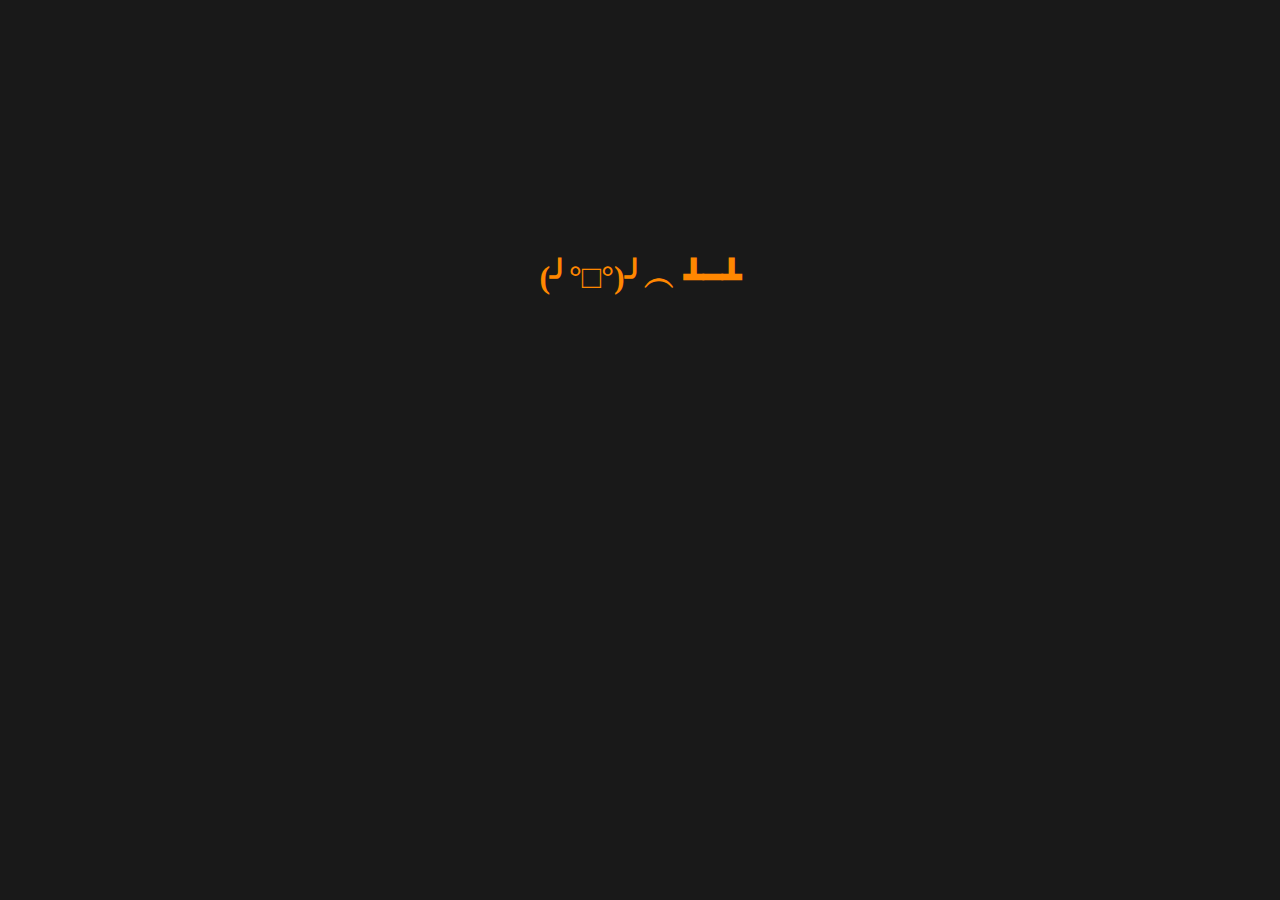
<file: index.html>
<!DOCTYPE html>
<html lang="en">
<head>
    <meta charset="UTF-8">
    <meta http-equiv="X-UA-Compatible" content="IE=edge">
    <meta name="viewport" content="width=device-width, initial-scale=1.0">
    <title>(╯°□°)╯︵ ┻━┻</title>
</head>
<body style="background-color: rgb(25,25,25);">
    <div style="display:flex; justify-content: center; align-items: center; width:100%; height: 60vh">
        <h1 style="color: rgb(255,135,0);">(╯°□°)╯︵ ┻━┻</h1>
    </div>
</body>
</html>
</file>
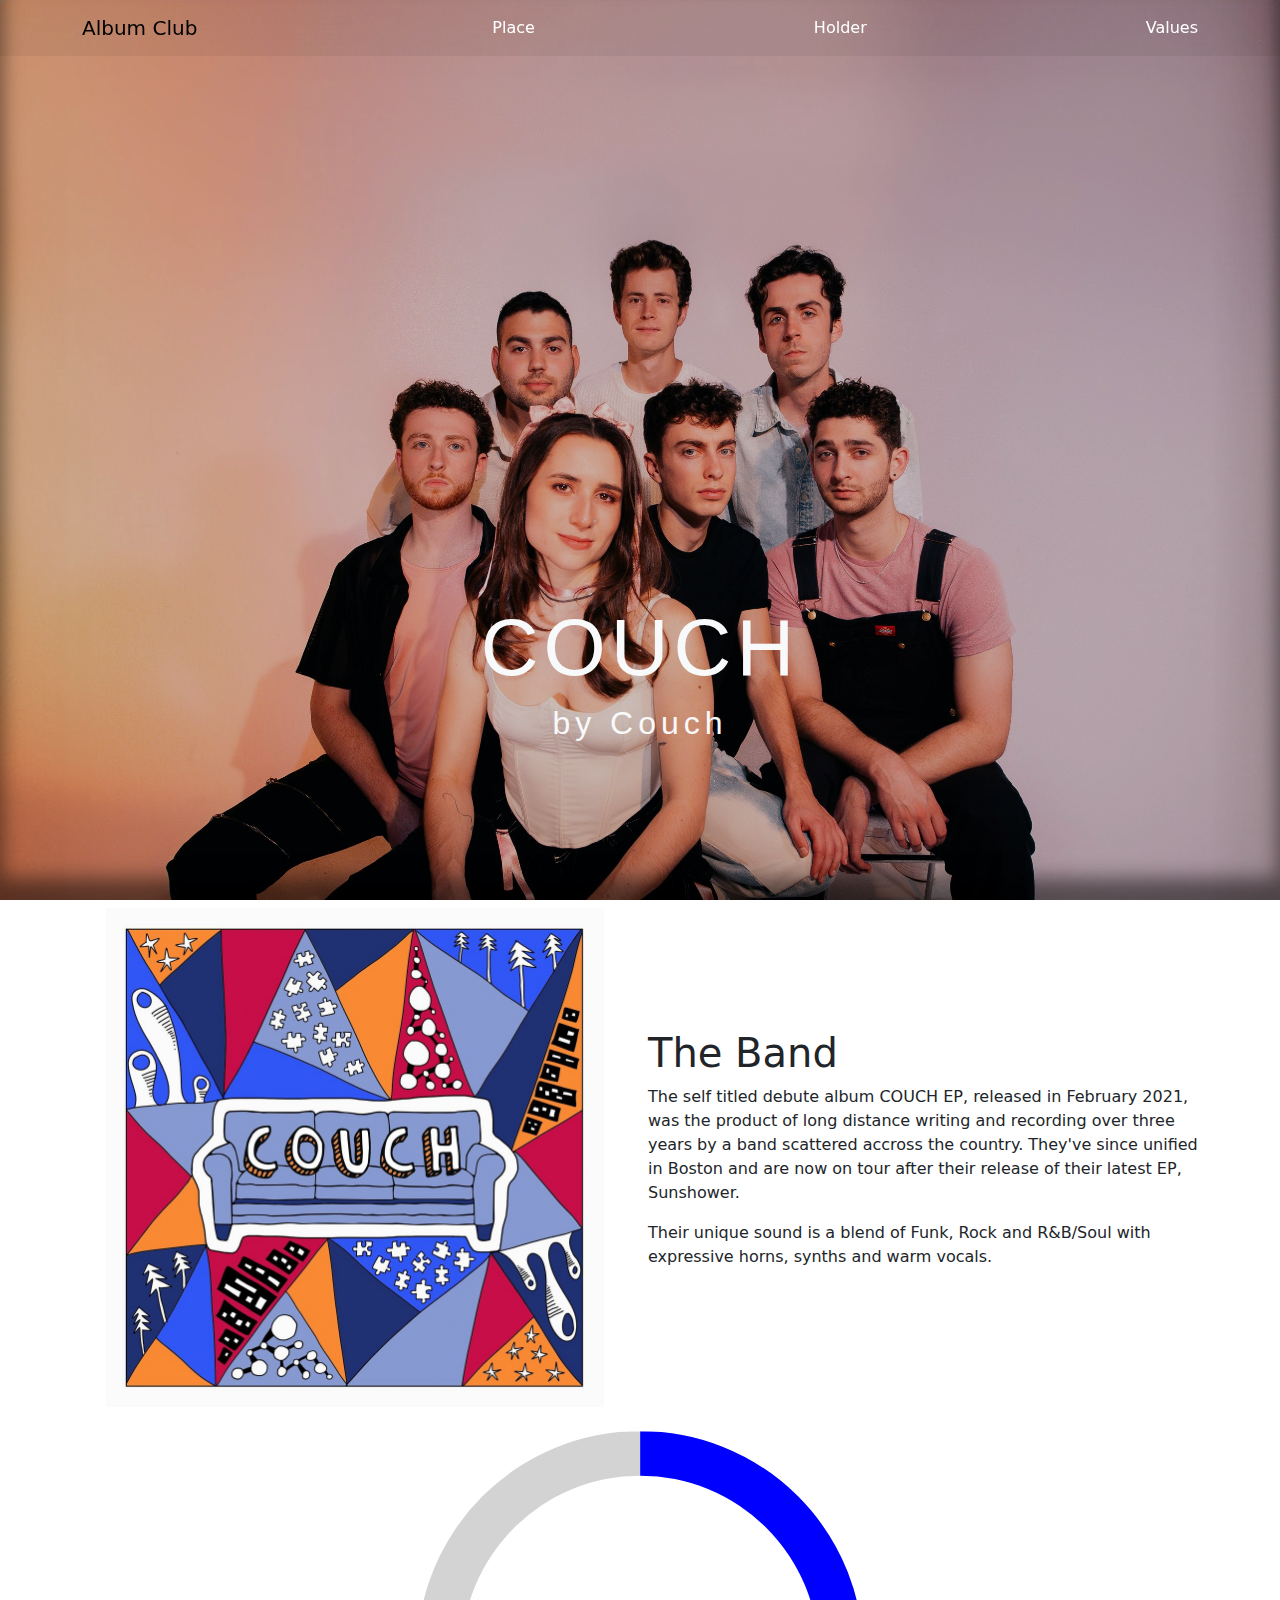
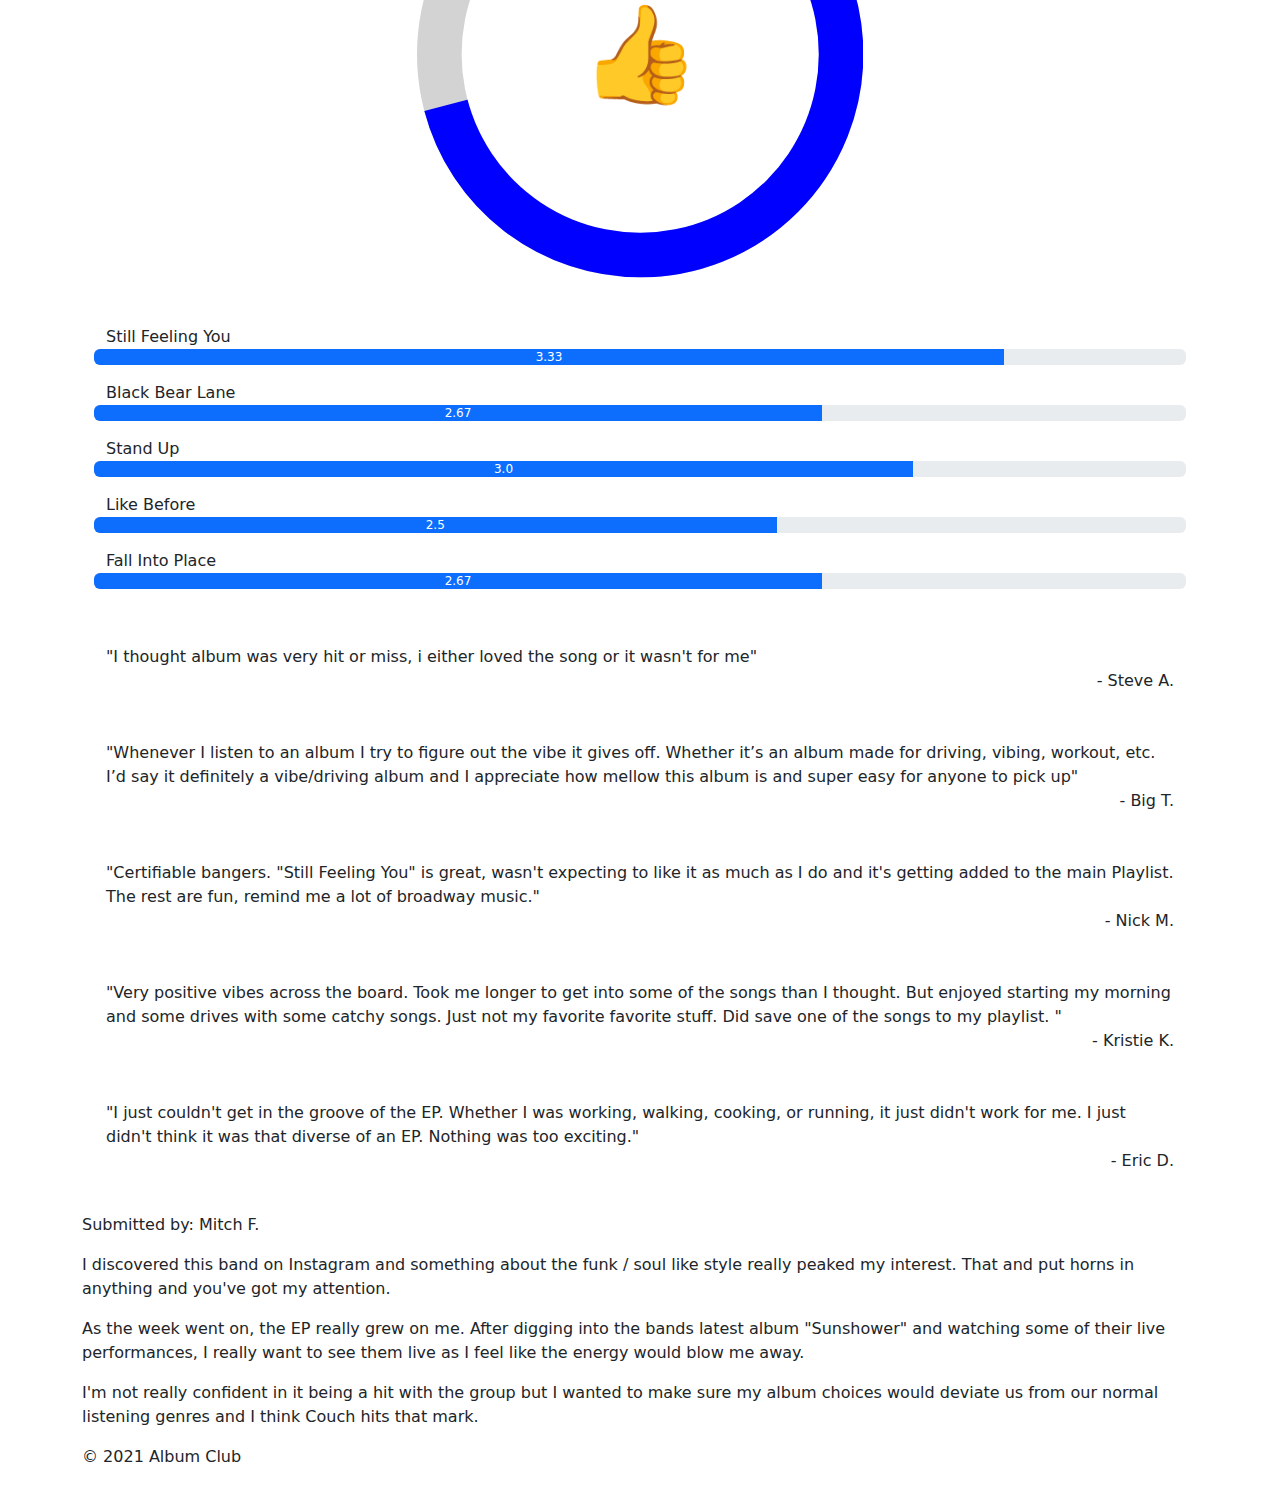
<file: album_club/bands/couch/couch.html>
<!DOCTYPE html>
<html lang="en">
<head>
    <meta charset="UTF-8">
    <meta name="viewport" content="width=device-width, initial-scale=1.0">
    <title>Couch</title>

    <link href="https://cdn.jsdelivr.net/npm/bootstrap@5.3.3/dist/css/bootstrap.min.css" rel="stylesheet" integrity="sha384-QWTKZyjpPEjISv5WaRU9OFeRpok6YctnYmDr5pNlyT2bRjXh0JMhjY6hW+ALEwIH" crossorigin="anonymous">
    <script src="https://code.jquery.com/jquery-3.2.1.slim.min.js" integrity="sha384-KJ3o2DKtIkvYIK3UENzmM7KCkRr/rE9/Qpg6aAZGJwFDMVNA/GpGFF93hXpG5KkN" crossorigin="anonymous"></script>
    <script src="https://cdn.jsdelivr.net/npm/popper.js@1.12.9/dist/umd/popper.min.js" integrity="sha384-ApNbgh9B+Y1QKtv3Rn7W3mgPxhU9K/ScQsAP7hUibX39j7fakFPskvXusvfa0b4Q" crossorigin="anonymous"></script>
    <script src="https://cdn.jsdelivr.net/npm/bootstrap@4.0.0/dist/js/bootstrap.min.js" integrity="sha384-JZR6Spejh4U02d8jOt6vLEHfe/JQGiRRSQQxSfFWpi1MquVdAyjUar5+76PVCmYl" crossorigin="anonymous"></script>

    <link href="static/styles.css" rel="stylesheet">
</head>
<body>
    

<style>
    .hide {
        position: fixed; /* or absolute, depending on your layout */
        top: -100px !important;
        transition: top 0.5s;
    }
    .show {
        top: 0 !important;
        transition: top 0.5s;
    }
</style>

<div id="navbar" class="top-0">
    <nav class="navbar navbar-expand-lg navbar-light">
        <div class="container">
            <a class="navbar-brand" href="/">Album Club</a>
            <a class="nav-link" href="#">Place</a>
            <a class="nav-link" href="#">Holder</a>
            <a class="nav-link" href="#">Values</a>
        </div>
    </nav>
</div>

<script>
    document.addEventListener('DOMContentLoaded', function() {
        var lastScrollTop = 0;
        var navbar = document.getElementById('navbar');

        window.addEventListener('scroll', function() {
            var scrollTop = window.pageYOffset || document.documentElement.scrollTop;
            if (scrollTop < 0) return; // Ignore negative scroll positions
            if (scrollTop > lastScrollTop) {
                navbar.classList.remove('show');
                navbar.classList.add('hide');
            } else {
                navbar.classList.remove('hide');
                navbar.classList.add('show');
            }
            lastScrollTop = scrollTop;
        });
    });
</script>
<section id="intro" class="bg-image">
    <div id="mask" class="d-flex align-items-center justify-content-center">
        <div id="album-title" class="container text-center text-light">
            <h1>COUCH</h1>
            <h3>by Couch</h3>
        </div>
    </div>
</section>
<section id="album" class="d-flex align-items-center">
    <div class="container">
        <div class="row">
            <div id="album-cover" class="col-md-6 p-2 text-center">
                <img src="static/album_covers/couch-1000x.jpg" class="img-fluid" alt="Couch">
            </div>
            <div class="col-md-6 d-flex p-2 align-items-center">
                <div>
                    <h1>The Band</h1>
                    <p>The self titled debute album COUCH EP, released in February 2021, was the product of long distance writing and recording over three years by a band scattered accross the country. They've since unified in Boston and are now on tour after their release of their latest EP, Sunshower.</p>
                    <p>Their unique sound is a blend of Funk, Rock and R&B/Soul with expressive horns, synths and warm vocals.</p>
                </div>
            </div>
        </div>
    </div>
</section>
<section id="rating" class="container my-3">
    <!-- Grouped Track Rating -->



<style>
    :root {
        --val: 70.83333333333334;
        --circ: calc(2 * pi * 5);
        --cfill: calc(var(--val) * var(--circ) / 100);
    }

    .record-svg {
        width: 100%;
        height: 100%;
        transform-origin: 50% 50%;
        transform: rotate(-90deg);
    }

    .record-svg text{
        transform-origin: 50% 50%;
        transform: rotate(90deg);
    }

    svg text {
        font-size: 0.4em;
    }

</style>


<div class="d-flex justify-content-center position-relative my-3" style="width: 100%;">
    <div class="rating-svg" style="width: 40%;">
        <svg class="record-svg" width="20" height="20" viewBox="0 0 20 20">
            <circle r="10" cx="10" cy="10" fill="lightgray"/>
            <circle r="5" cx="10" cy="10" fill="transparent"
                stroke="blue"
                stroke-width="10"
                stroke-dasharray="var(--cfill) var(--circ)"/>
            <circle r="8" cx="10" cy="10" fill="white"/>
        </svg>
    </div>
    <div class="rating-emoji position-absolute" style="font-size: 6rem; top: 50%; left: 50%; transform: translate(-50%, -50%);">
        &#x1F44D
    </div>
</div>


<div class="container track-ratings my-5">
    
        
        <a class="track-rating" data-toggle="collapse" href="#track_track_still_feeling_you" role="button" aria-expanded="true" aria-controls="track_track_still_feeling_you">
        
            



<div class="container mt-3 mb-0">
    <p class="mb-0">Still Feeling You</p>
</div>
<div class="progress mb-3">
    <div 
        class="progress-bar " 
        role="progressbar" 
        aria-valuenow="3.3333333333333335" 
        aria-valuemin="0" 
        aria-valuemax="4" 
        style="width: 83.33333333333334%;"
    >
        <span>3.33</span>
    </div>
</div>
        
        </a>
        
        <div class="collapse" id="track_track_still_feeling_you">
            <div id="track_still_feeling_you" class="card card-body track-rating-users">
                <ul>
                
                    
                        
                            



<div class="container mt-3 mb-0">
    <p class="mb-0">Mitch F.</p>
</div>
<div class="progress mb-3">
    <div 
        class="progress-bar bg-success" 
        role="progressbar" 
        aria-valuenow="4.0" 
        aria-valuemin="0" 
        aria-valuemax="4" 
        style="width: 100.0%;"
    >
        <span>4.0</span>
    </div>
</div>
                        
                    
                
                    
                        
                            



<div class="container mt-3 mb-0">
    <p class="mb-0">Steve A.</p>
</div>
<div class="progress mb-3">
    <div 
        class="progress-bar bg-success" 
        role="progressbar" 
        aria-valuenow="4.0" 
        aria-valuemin="0" 
        aria-valuemax="4" 
        style="width: 100.0%;"
    >
        <span>4.0</span>
    </div>
</div>
                        
                    
                
                    
                        
                            



<div class="container mt-3 mb-0">
    <p class="mb-0">Big T.</p>
</div>
<div class="progress mb-3">
    <div 
        class="progress-bar bg-danger" 
        role="progressbar" 
        aria-valuenow="1.0" 
        aria-valuemin="0" 
        aria-valuemax="4" 
        style="width: 25.0%;"
    >
        <span>1.0</span>
    </div>
</div>
                        
                    
                
                    
                        
                            



<div class="container mt-3 mb-0">
    <p class="mb-0">Nick M.</p>
</div>
<div class="progress mb-3">
    <div 
        class="progress-bar bg-success" 
        role="progressbar" 
        aria-valuenow="4.0" 
        aria-valuemin="0" 
        aria-valuemax="4" 
        style="width: 100.0%;"
    >
        <span>4.0</span>
    </div>
</div>
                        
                    
                
                    
                        
                            



<div class="container mt-3 mb-0">
    <p class="mb-0">Kristie K.</p>
</div>
<div class="progress mb-3">
    <div 
        class="progress-bar bg-success" 
        role="progressbar" 
        aria-valuenow="4.0" 
        aria-valuemin="0" 
        aria-valuemax="4" 
        style="width: 100.0%;"
    >
        <span>4.0</span>
    </div>
</div>
                        
                    
                
                    
                        
                            



<div class="container mt-3 mb-0">
    <p class="mb-0">Eric D.</p>
</div>
<div class="progress mb-3">
    <div 
        class="progress-bar " 
        role="progressbar" 
        aria-valuenow="3.0" 
        aria-valuemin="0" 
        aria-valuemax="4" 
        style="width: 75.0%;"
    >
        <span>3.0</span>
    </div>
</div>
                        
                    
                
                </ul>
            </div>
        </div>
    
        
        <a class="track-rating" data-toggle="collapse" href="#track_track_black_bear_lane" role="button" aria-expanded="true" aria-controls="track_track_black_bear_lane">
        
            



<div class="container mt-3 mb-0">
    <p class="mb-0">Black Bear Lane</p>
</div>
<div class="progress mb-3">
    <div 
        class="progress-bar " 
        role="progressbar" 
        aria-valuenow="2.6666666666666665" 
        aria-valuemin="0" 
        aria-valuemax="4" 
        style="width: 66.66666666666666%;"
    >
        <span>2.67</span>
    </div>
</div>
        
        </a>
        
        <div class="collapse" id="track_track_black_bear_lane">
            <div id="track_black_bear_lane" class="card card-body track-rating-users">
                <ul>
                
                    
                        
                            



<div class="container mt-3 mb-0">
    <p class="mb-0">Mitch F.</p>
</div>
<div class="progress mb-3">
    <div 
        class="progress-bar " 
        role="progressbar" 
        aria-valuenow="3.0" 
        aria-valuemin="0" 
        aria-valuemax="4" 
        style="width: 75.0%;"
    >
        <span>3.0</span>
    </div>
</div>
                        
                    
                
                    
                        
                            



<div class="container mt-3 mb-0">
    <p class="mb-0">Steve A.</p>
</div>
<div class="progress mb-3">
    <div 
        class="progress-bar bg-danger" 
        role="progressbar" 
        aria-valuenow="1.0" 
        aria-valuemin="0" 
        aria-valuemax="4" 
        style="width: 25.0%;"
    >
        <span>1.0</span>
    </div>
</div>
                        
                    
                
                    
                        
                            



<div class="container mt-3 mb-0">
    <p class="mb-0">Big T.</p>
</div>
<div class="progress mb-3">
    <div 
        class="progress-bar bg-success" 
        role="progressbar" 
        aria-valuenow="4.0" 
        aria-valuemin="0" 
        aria-valuemax="4" 
        style="width: 100.0%;"
    >
        <span>4.0</span>
    </div>
</div>
                        
                    
                
                    
                        
                            



<div class="container mt-3 mb-0">
    <p class="mb-0">Nick M.</p>
</div>
<div class="progress mb-3">
    <div 
        class="progress-bar bg-success" 
        role="progressbar" 
        aria-valuenow="4.0" 
        aria-valuemin="0" 
        aria-valuemax="4" 
        style="width: 100.0%;"
    >
        <span>4.0</span>
    </div>
</div>
                        
                    
                
                    
                        
                            



<div class="container mt-3 mb-0">
    <p class="mb-0">Kristie K.</p>
</div>
<div class="progress mb-3">
    <div 
        class="progress-bar " 
        role="progressbar" 
        aria-valuenow="3.0" 
        aria-valuemin="0" 
        aria-valuemax="4" 
        style="width: 75.0%;"
    >
        <span>3.0</span>
    </div>
</div>
                        
                    
                
                    
                        
                            



<div class="container mt-3 mb-0">
    <p class="mb-0">Eric D.</p>
</div>
<div class="progress mb-3">
    <div 
        class="progress-bar bg-danger" 
        role="progressbar" 
        aria-valuenow="1.0" 
        aria-valuemin="0" 
        aria-valuemax="4" 
        style="width: 25.0%;"
    >
        <span>1.0</span>
    </div>
</div>
                        
                    
                
                </ul>
            </div>
        </div>
    
        
        <a class="track-rating" data-toggle="collapse" href="#track_track_stand_up" role="button" aria-expanded="true" aria-controls="track_track_stand_up">
        
            



<div class="container mt-3 mb-0">
    <p class="mb-0">Stand Up</p>
</div>
<div class="progress mb-3">
    <div 
        class="progress-bar " 
        role="progressbar" 
        aria-valuenow="3.0" 
        aria-valuemin="0" 
        aria-valuemax="4" 
        style="width: 75.0%;"
    >
        <span>3.0</span>
    </div>
</div>
        
        </a>
        
        <div class="collapse" id="track_track_stand_up">
            <div id="track_stand_up" class="card card-body track-rating-users">
                <ul>
                
                    
                        
                            



<div class="container mt-3 mb-0">
    <p class="mb-0">Mitch F.</p>
</div>
<div class="progress mb-3">
    <div 
        class="progress-bar " 
        role="progressbar" 
        aria-valuenow="3.0" 
        aria-valuemin="0" 
        aria-valuemax="4" 
        style="width: 75.0%;"
    >
        <span>3.0</span>
    </div>
</div>
                        
                    
                
                    
                        
                            



<div class="container mt-3 mb-0">
    <p class="mb-0">Steve A.</p>
</div>
<div class="progress mb-3">
    <div 
        class="progress-bar bg-success" 
        role="progressbar" 
        aria-valuenow="4.0" 
        aria-valuemin="0" 
        aria-valuemax="4" 
        style="width: 100.0%;"
    >
        <span>4.0</span>
    </div>
</div>
                        
                    
                
                    
                        
                            



<div class="container mt-3 mb-0">
    <p class="mb-0">Big T.</p>
</div>
<div class="progress mb-3">
    <div 
        class="progress-bar " 
        role="progressbar" 
        aria-valuenow="3.0" 
        aria-valuemin="0" 
        aria-valuemax="4" 
        style="width: 75.0%;"
    >
        <span>3.0</span>
    </div>
</div>
                        
                    
                
                    
                        
                            



<div class="container mt-3 mb-0">
    <p class="mb-0">Nick M.</p>
</div>
<div class="progress mb-3">
    <div 
        class="progress-bar " 
        role="progressbar" 
        aria-valuenow="3.0" 
        aria-valuemin="0" 
        aria-valuemax="4" 
        style="width: 75.0%;"
    >
        <span>3.0</span>
    </div>
</div>
                        
                    
                
                    
                        
                            



<div class="container mt-3 mb-0">
    <p class="mb-0">Kristie K.</p>
</div>
<div class="progress mb-3">
    <div 
        class="progress-bar " 
        role="progressbar" 
        aria-valuenow="3.0" 
        aria-valuemin="0" 
        aria-valuemax="4" 
        style="width: 75.0%;"
    >
        <span>3.0</span>
    </div>
</div>
                        
                    
                
                    
                        
                            



<div class="container mt-3 mb-0">
    <p class="mb-0">Eric D.</p>
</div>
<div class="progress mb-3">
    <div 
        class="progress-bar bg-warning" 
        role="progressbar" 
        aria-valuenow="2.0" 
        aria-valuemin="0" 
        aria-valuemax="4" 
        style="width: 50.0%;"
    >
        <span>2.0</span>
    </div>
</div>
                        
                    
                
                </ul>
            </div>
        </div>
    
        
        <a class="track-rating" data-toggle="collapse" href="#track_track_like_before" role="button" aria-expanded="true" aria-controls="track_track_like_before">
        
            



<div class="container mt-3 mb-0">
    <p class="mb-0">Like Before</p>
</div>
<div class="progress mb-3">
    <div 
        class="progress-bar " 
        role="progressbar" 
        aria-valuenow="2.5" 
        aria-valuemin="0" 
        aria-valuemax="4" 
        style="width: 62.5%;"
    >
        <span>2.5</span>
    </div>
</div>
        
        </a>
        
        <div class="collapse" id="track_track_like_before">
            <div id="track_like_before" class="card card-body track-rating-users">
                <ul>
                
                    
                        
                            



<div class="container mt-3 mb-0">
    <p class="mb-0">Mitch F.</p>
</div>
<div class="progress mb-3">
    <div 
        class="progress-bar " 
        role="progressbar" 
        aria-valuenow="3.0" 
        aria-valuemin="0" 
        aria-valuemax="4" 
        style="width: 75.0%;"
    >
        <span>3.0</span>
    </div>
</div>
                        
                    
                
                    
                        
                            



<div class="container mt-3 mb-0">
    <p class="mb-0">Steve A.</p>
</div>
<div class="progress mb-3">
    <div 
        class="progress-bar bg-danger" 
        role="progressbar" 
        aria-valuenow="1.0" 
        aria-valuemin="0" 
        aria-valuemax="4" 
        style="width: 25.0%;"
    >
        <span>1.0</span>
    </div>
</div>
                        
                    
                
                    
                        
                            



<div class="container mt-3 mb-0">
    <p class="mb-0">Big T.</p>
</div>
<div class="progress mb-3">
    <div 
        class="progress-bar bg-success" 
        role="progressbar" 
        aria-valuenow="4.0" 
        aria-valuemin="0" 
        aria-valuemax="4" 
        style="width: 100.0%;"
    >
        <span>4.0</span>
    </div>
</div>
                        
                    
                
                    
                        
                            



<div class="container mt-3 mb-0">
    <p class="mb-0">Nick M.</p>
</div>
<div class="progress mb-3">
    <div 
        class="progress-bar " 
        role="progressbar" 
        aria-valuenow="3.0" 
        aria-valuemin="0" 
        aria-valuemax="4" 
        style="width: 75.0%;"
    >
        <span>3.0</span>
    </div>
</div>
                        
                    
                
                    
                        
                            



<div class="container mt-3 mb-0">
    <p class="mb-0">Kristie K.</p>
</div>
<div class="progress mb-3">
    <div 
        class="progress-bar bg-warning" 
        role="progressbar" 
        aria-valuenow="2.0" 
        aria-valuemin="0" 
        aria-valuemax="4" 
        style="width: 50.0%;"
    >
        <span>2.0</span>
    </div>
</div>
                        
                    
                
                    
                        
                            



<div class="container mt-3 mb-0">
    <p class="mb-0">Eric D.</p>
</div>
<div class="progress mb-3">
    <div 
        class="progress-bar bg-warning" 
        role="progressbar" 
        aria-valuenow="2.0" 
        aria-valuemin="0" 
        aria-valuemax="4" 
        style="width: 50.0%;"
    >
        <span>2.0</span>
    </div>
</div>
                        
                    
                
                </ul>
            </div>
        </div>
    
        
        <a class="track-rating" data-toggle="collapse" href="#track_track_fall_into_place" role="button" aria-expanded="true" aria-controls="track_track_fall_into_place">
        
            



<div class="container mt-3 mb-0">
    <p class="mb-0">Fall Into Place</p>
</div>
<div class="progress mb-3">
    <div 
        class="progress-bar " 
        role="progressbar" 
        aria-valuenow="2.6666666666666665" 
        aria-valuemin="0" 
        aria-valuemax="4" 
        style="width: 66.66666666666666%;"
    >
        <span>2.67</span>
    </div>
</div>
        
        </a>
        
        <div class="collapse" id="track_track_fall_into_place">
            <div id="track_fall_into_place" class="card card-body track-rating-users">
                <ul>
                
                    
                        
                            



<div class="container mt-3 mb-0">
    <p class="mb-0">Mitch F.</p>
</div>
<div class="progress mb-3">
    <div 
        class="progress-bar bg-success" 
        role="progressbar" 
        aria-valuenow="4.0" 
        aria-valuemin="0" 
        aria-valuemax="4" 
        style="width: 100.0%;"
    >
        <span>4.0</span>
    </div>
</div>
                        
                    
                
                    
                        
                            



<div class="container mt-3 mb-0">
    <p class="mb-0">Steve A.</p>
</div>
<div class="progress mb-3">
    <div 
        class="progress-bar bg-danger" 
        role="progressbar" 
        aria-valuenow="1.0" 
        aria-valuemin="0" 
        aria-valuemax="4" 
        style="width: 25.0%;"
    >
        <span>1.0</span>
    </div>
</div>
                        
                    
                
                    
                        
                            



<div class="container mt-3 mb-0">
    <p class="mb-0">Big T.</p>
</div>
<div class="progress mb-3">
    <div 
        class="progress-bar " 
        role="progressbar" 
        aria-valuenow="3.0" 
        aria-valuemin="0" 
        aria-valuemax="4" 
        style="width: 75.0%;"
    >
        <span>3.0</span>
    </div>
</div>
                        
                    
                
                    
                        
                            



<div class="container mt-3 mb-0">
    <p class="mb-0">Nick M.</p>
</div>
<div class="progress mb-3">
    <div 
        class="progress-bar " 
        role="progressbar" 
        aria-valuenow="3.0" 
        aria-valuemin="0" 
        aria-valuemax="4" 
        style="width: 75.0%;"
    >
        <span>3.0</span>
    </div>
</div>
                        
                    
                
                    
                        
                            



<div class="container mt-3 mb-0">
    <p class="mb-0">Kristie K.</p>
</div>
<div class="progress mb-3">
    <div 
        class="progress-bar bg-warning" 
        role="progressbar" 
        aria-valuenow="2.0" 
        aria-valuemin="0" 
        aria-valuemax="4" 
        style="width: 50.0%;"
    >
        <span>2.0</span>
    </div>
</div>
                        
                    
                
                    
                        
                            



<div class="container mt-3 mb-0">
    <p class="mb-0">Eric D.</p>
</div>
<div class="progress mb-3">
    <div 
        class="progress-bar " 
        role="progressbar" 
        aria-valuenow="3.0" 
        aria-valuemin="0" 
        aria-valuemax="4" 
        style="width: 75.0%;"
    >
        <span>3.0</span>
    </div>
</div>
                        
                    
                
                </ul>
            </div>
        </div>
    
</div>
</section>
<section id="comments" class="container my-3">
    <div class="comments container my-3">
    
    
    
    
    <div class="comment container my-3 py-2">
        <blockquote class="comment-text mb-0">
            "I thought album was very hit or miss, i either loved the song or it wasn&#39;t for me"
        </blockquote>
        <p class="comment-user" style='text-align: right;'>
            - Steve A.
        </p>
    </div>
    
    
    
    <div class="comment container my-3 py-2">
        <blockquote class="comment-text mb-0">
            "Whenever I listen to an album I try to figure out the vibe it gives off. Whether it’s an album made for driving, vibing, workout, etc. I’d say it definitely a vibe/driving album and I appreciate how mellow this album is and super easy for anyone to pick up"
        </blockquote>
        <p class="comment-user" style='text-align: right;'>
            - Big T.
        </p>
    </div>
    
    
    
    <div class="comment container my-3 py-2">
        <blockquote class="comment-text mb-0">
            "Certifiable bangers. &#34;Still Feeling You&#34; is great, wasn&#39;t expecting to like it as much as I do and it&#39;s getting added to the main Playlist. The rest are fun, remind me a lot of broadway music."
        </blockquote>
        <p class="comment-user" style='text-align: right;'>
            - Nick M.
        </p>
    </div>
    
    
    
    <div class="comment container my-3 py-2">
        <blockquote class="comment-text mb-0">
            "Very positive vibes across the board. Took me longer to get into some of the songs than I thought. But enjoyed starting my morning and some drives with some catchy songs. Just not my favorite favorite stuff. Did save one of the songs to my playlist. "
        </blockquote>
        <p class="comment-user" style='text-align: right;'>
            - Kristie K.
        </p>
    </div>
    
    
    
    <div class="comment container my-3 py-2">
        <blockquote class="comment-text mb-0">
            "I just couldn&#39;t get in the groove of the EP. Whether I was working, walking, cooking, or running, it just didn&#39;t work for me. I just didn&#39;t think it was that diverse of an EP. Nothing was too exciting."
        </blockquote>
        <p class="comment-user" style='text-align: right;'>
            - Eric D.
        </p>
    </div>
    
    
</div>
</section>
<section id="submitter">
    <div class="container">
    <p> Submitted by: Mitch F.</p>
    <p>I discovered this band on Instagram and something about the funk / soul like style really peaked my interest. That and put horns in anything and you've got my attention.</p>
    <p>As the week went on, the EP really grew on me. After digging into the bands latest album "Sunshower" and watching some of their live performances, I really want to see them live as I feel like the energy would blow me away.</p>
    <p>I'm not really confident in it being a hit with the group but I wanted to make sure my album choices would deviate us from our normal listening genres and I think Couch hits that mark.</p>
</div>
</section>
<footer>
    <div class="container my-3">
        <p>&copy; 2021 Album Club</p>
    </div>
</footer>

</body>
</html>
</file>
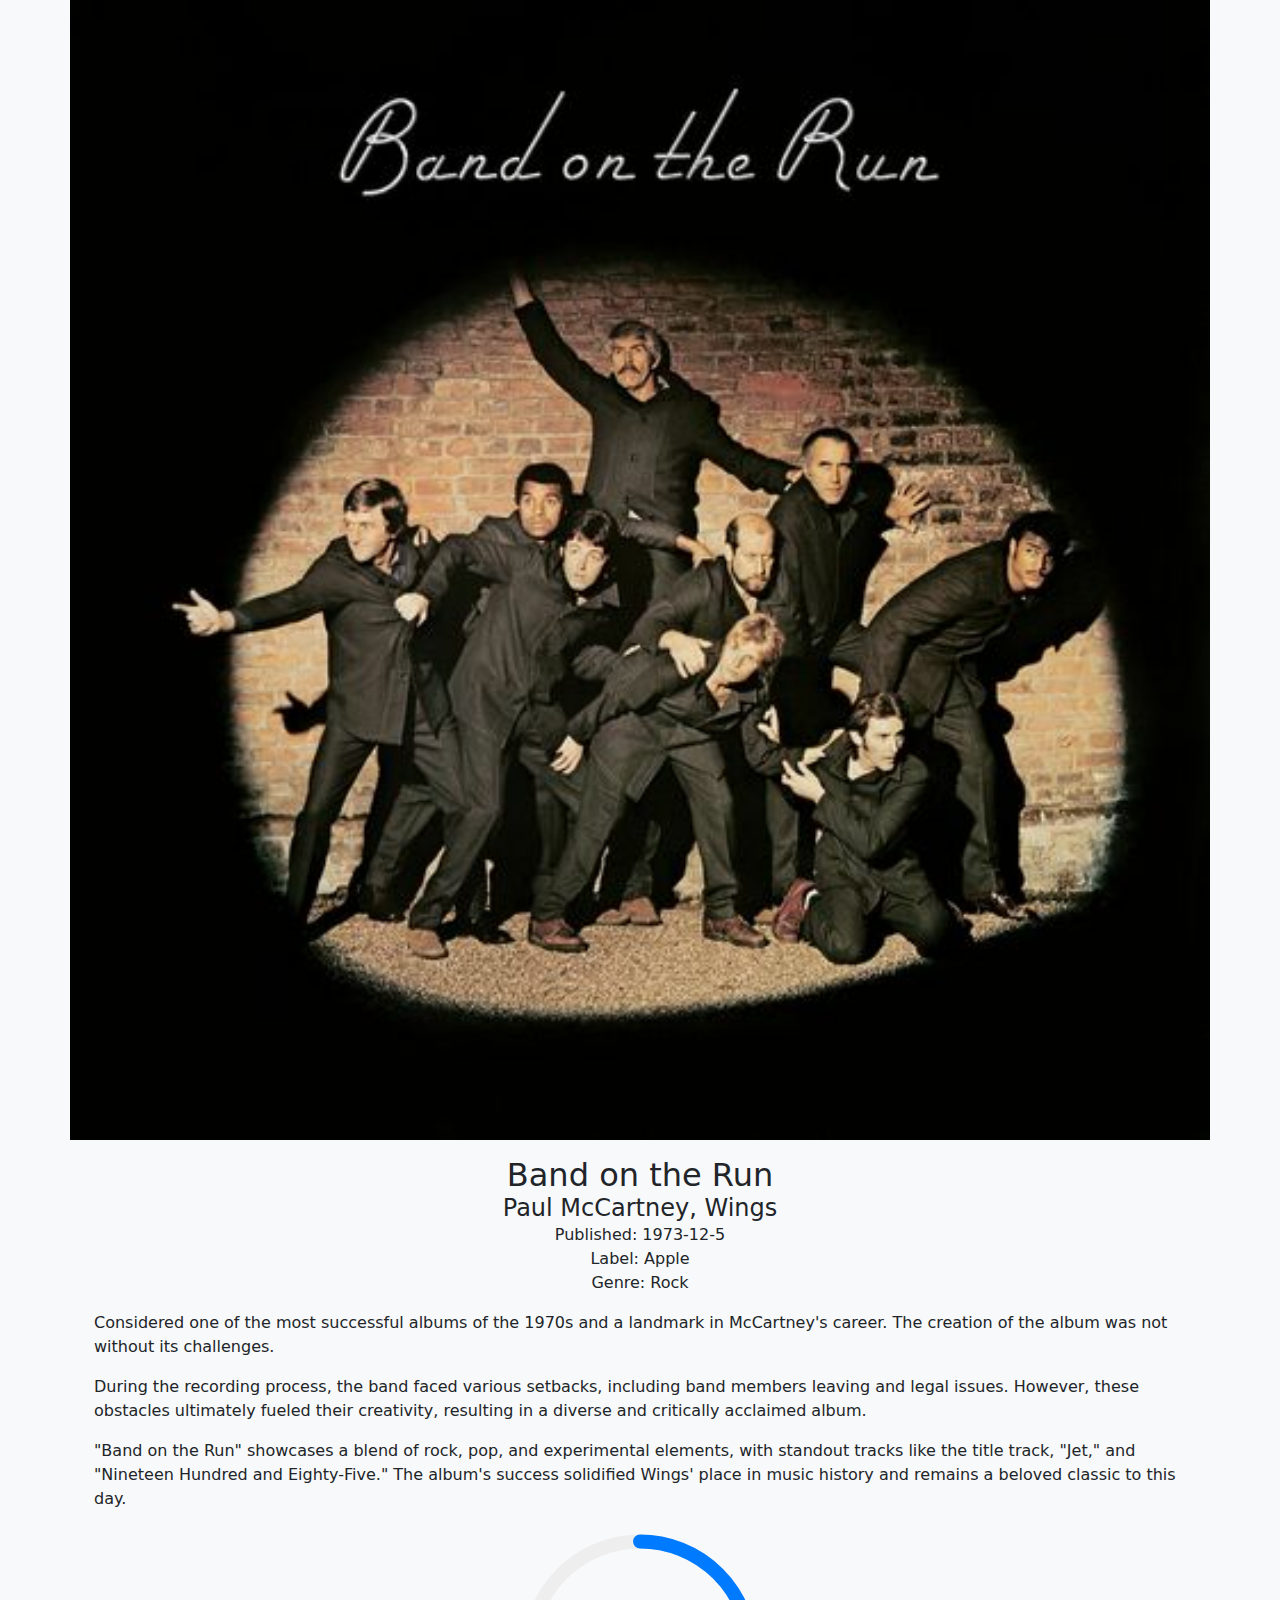
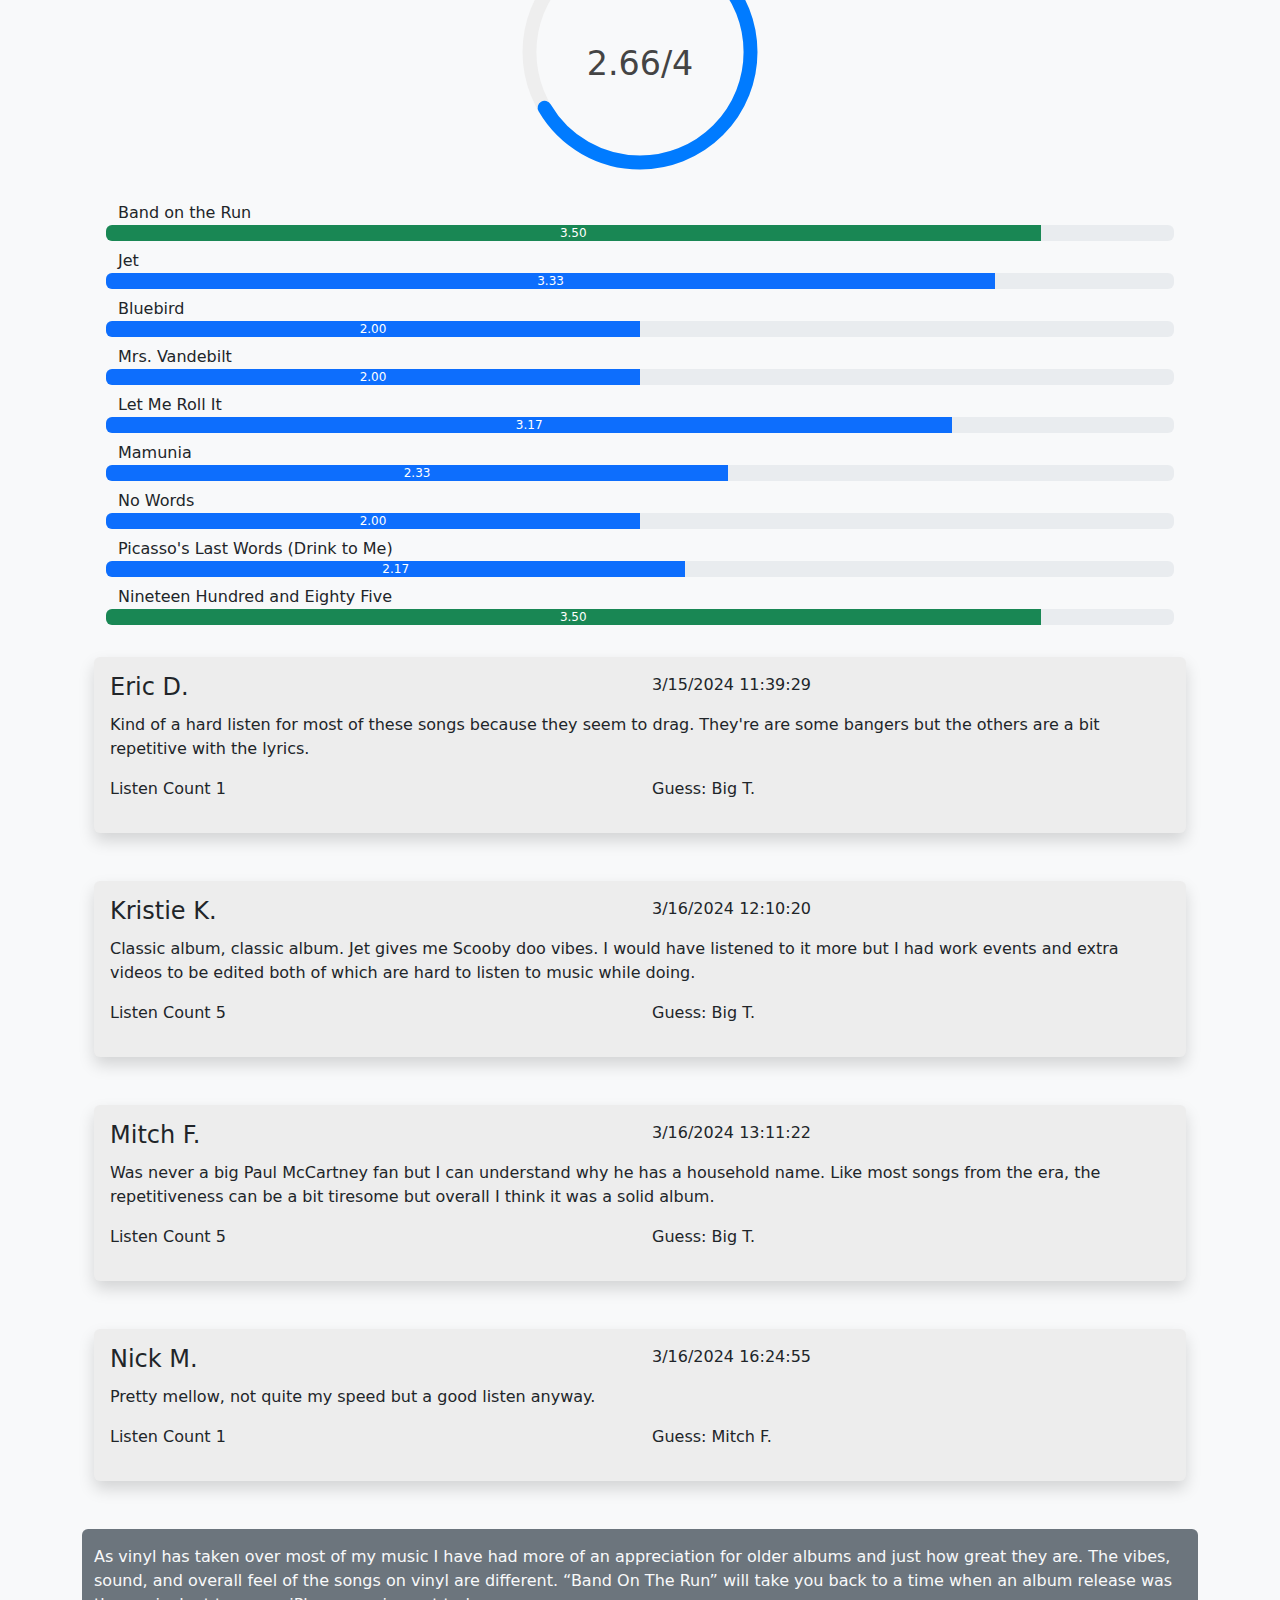
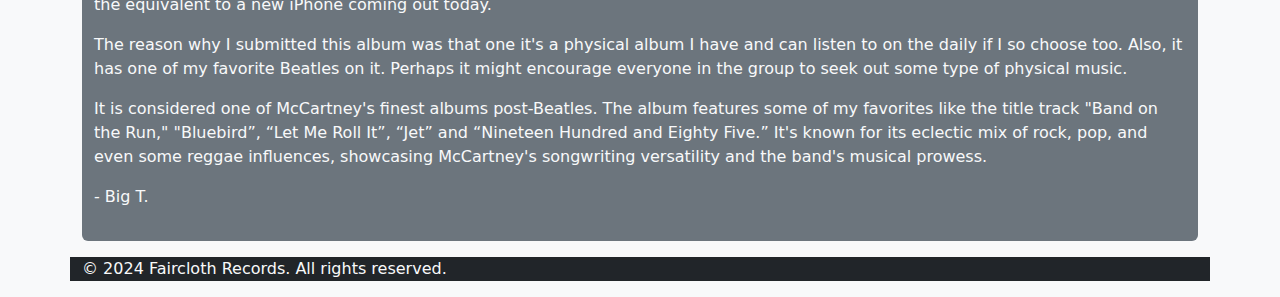
<file: album_club/bands/wings/bandontherun.html>
<!DOCTYPE html>
<html lang="en">
<head>
    <meta charset="UTF-8">
    <meta name="viewport" content="width=device-width, initial-scale=1.0">
    <title>Wings - Band on the Run</title>
    <!-- https://api.deezer.com/album/677606 -->
    <link href="https://cdn.jsdelivr.net/npm/bootstrap@5.3.3/dist/css/bootstrap.min.css" rel="stylesheet" integrity="sha384-QWTKZyjpPEjISv5WaRU9OFeRpok6YctnYmDr5pNlyT2bRjXh0JMhjY6hW+ALEwIH" crossorigin="anonymous">
    <link href="styles.css" rel="stylesheet">
    <script type="module" src="templates/tracks.js" defer></script>
    <script type="module" src="templates/comments.js" defer></script>
    <script src="templates/album_rating.js" defer></script>
    <script src="https://cdn.jsdelivr.net/npm/bootstrap@5.3.3/dist/js/bootstrap.bundle.min.js" integrity="sha384-YvpcrYf0tY3lHB60NNkmXc5s9fDVZLESaAA55NDzOxhy9GkcIdslK1eN7N6jIeHz" crossorigin="anonymous" defer></script>
    <script src="https://code.jquery.com/jquery-3.5.1.slim.min.js" integrity="sha384-DfXdz2htPH0lsSSs5nCTpuj/zy4C+OGpamoFVy38MVBnE+IbbVYUew+OrCXaRkfj" crossorigin="anonymous"></script>
    <script src="https://stackpath.bootstrapcdn.com/bootstrap/4.5.0/js/bootstrap.min.js" integrity="sha384-OgVRvuATP1z7JjHLkuOU7Xw704+h835Lr+6QL9UvYjZE3Ipu6Tp75j7Bh/kR0JKI" crossorigin="anonymous"></script>
</head>
<body class="bg-light">
<div class="container px-0">
    <img class="img-fluid w-100" src="./assets/band-on-the-run-500x.jpg" height="500" width="500" alt="Band on the Run">
    </div>
    <div id="album" class="container">
    <div id="album-details" class="container text-center mt-3">
        <h2 id="album-name" class="my-0">Band on the Run</h2>
        <h4 id="band-name" class="my-0">Paul McCartney, Wings</h4>
        <p class="my-0">Published: 1973-12-5</p>
        <p class="my-0">Label: Apple</p>
        <p class="my-0">Genre: Rock</p>
    </div>
    <div id='album-history' class="container mt-3">
        <p>Considered one of the most successful albums of the 1970s and a landmark in McCartney's career. The creation of the album was not without its challenges.</p> 
        <p>During the recording process, the band faced various setbacks, including band members leaving and legal issues. However, these obstacles ultimately fueled their creativity, resulting in a diverse and critically acclaimed album.</p>
        <p>"Band on the Run" showcases a blend of rock, pop, and experimental elements, with standout tracks like the title track, "Jet," and "Nineteen Hundred and Eighty-Five." The album's success solidified Wings' place in music history and remains a beloved classic to this day.</p>
    </div>
    <div id="album-rating" class="container w-35">
    <!-- HTML -->
        <div id="radial-progress-bar">
            <svg viewBox="0 0 36 36" class="circular-chart">
                <path class="circle-bg"
                    d="M18 2.0845
                        a 15.9155 15.9155 0 0 1 0 31.831
                        a 15.9155 15.9155 0 0 1 0 -31.831"
                />
                <path class="circle"
                    d="M18 2.0845
                        a 15.9155 15.9155 0 0 1 0 31.831
                        a 15.9155 15.9155 0 0 1 0 -31.831"
                    stroke-dasharray="0, 100"
                />
                <text x="18" y="20" class="circle-text" text-anchor="middle" alignment-baseline="middle">0%</text>
            </svg>
        </div>
    </div>
    <div id="template-container" class="container py-2 my-3">
        <!-- Templated elements will be appended here -->
    </div>
    <div id='comments-container' class="container">
        <!-- Templated elements will be appended here -->
    </div>
    <div id="submitter-comments" class="container bg-secondary text-light py-3 rounded" >
        <p>As vinyl has taken over most of my music I have had more of an appreciation for older albums and just how great they are. The vibes, sound, and overall feel of the songs on vinyl are different. “Band On The Run” will take you back to a time when an album release was the equivalent to a new iPhone coming out today.</p>
        <p>The reason why I submitted this album was that one it's a physical album I have and can listen to on the daily if I so choose too. Also, it has one of my favorite Beatles on it. Perhaps it might encourage everyone in the group to seek out some type of physical music.</p>
        <p>It is considered one of McCartney's finest albums post-Beatles. The album features some of my favorites like the title track "Band on the Run," "Bluebird”, “Let Me Roll It”, “Jet” and “Nineteen Hundred and Eighty Five.” It's known for its eclectic mix of rock, pop, and even some reggae influences, showcasing McCartney's songwriting versatility and the band's musical prowess.</q></p>
        <p>- Big T.</p>
    </div>
</div>
</body>
<div class="container bg-dark text-light mt-3 mb-0">
    <footer>
        <p>&copy; 2024 Faircloth Records. All rights reserved.</p>
    </footer>
</div>
</html>
</file>
<file: album_club/bands/couch/static/styles.css>
#album-cover img {
    width: 90%;
}

#album-title {
    margin-top: 50vh;
    width: 100%;
    font-family: Anton, sans-serif;
    letter-spacing: 5px;
}

#album-title h1 {
    font-size: 5em;
}

#album-title h3 {
    font-size: 2em;
}


#intro {
    background-image: url('artist_photos/couch.jpg'); 
    height: 100vh;
    background-position-x: center;
    background-size: cover;
    box-shadow: inset 0 -20px 20px 2px rgba(0, 0, 0, 0.5);
}

#intro #mask {
    height: 100%;
    width: 100%;
    background-color: rgba(0, 0, 0, 0.2);
}

#navbar {
    background-color: rgba(0, 0, 0, 0.05);
    color: white;
    position: fixed;
    top: 0;
    width: 100%;
    z-index: 1000;
}

.track-rating {
    text-decoration: none;
    color: inherit;
}

.track-rating-users {
    background-color: rgb(255, 237, 231);
}
</file>
<file: album_club/bands/wings/styles.css>
* {

}

.comment-container {
    background-color: #ededed;
}

/* CSS */
.circular-chart {
    display: block;
    margin: 10px auto;
    max-width: 80%;
    max-height: 250px;
}

.circle {
    fill: none;
    stroke: #007bff;
    stroke-width: 2;
    stroke-linecap: round;
    animation: progress 1s ease-out forwards;
}

.circle-bg {
    fill: none;
    stroke: #eee;
    stroke-width: 2;
}

@keyframes progress {
    0% {
        stroke-dasharray: 0 100;
    }
}

.circle-text {
    fill: #444;
    font-size: 0.3em;
}
</file>
